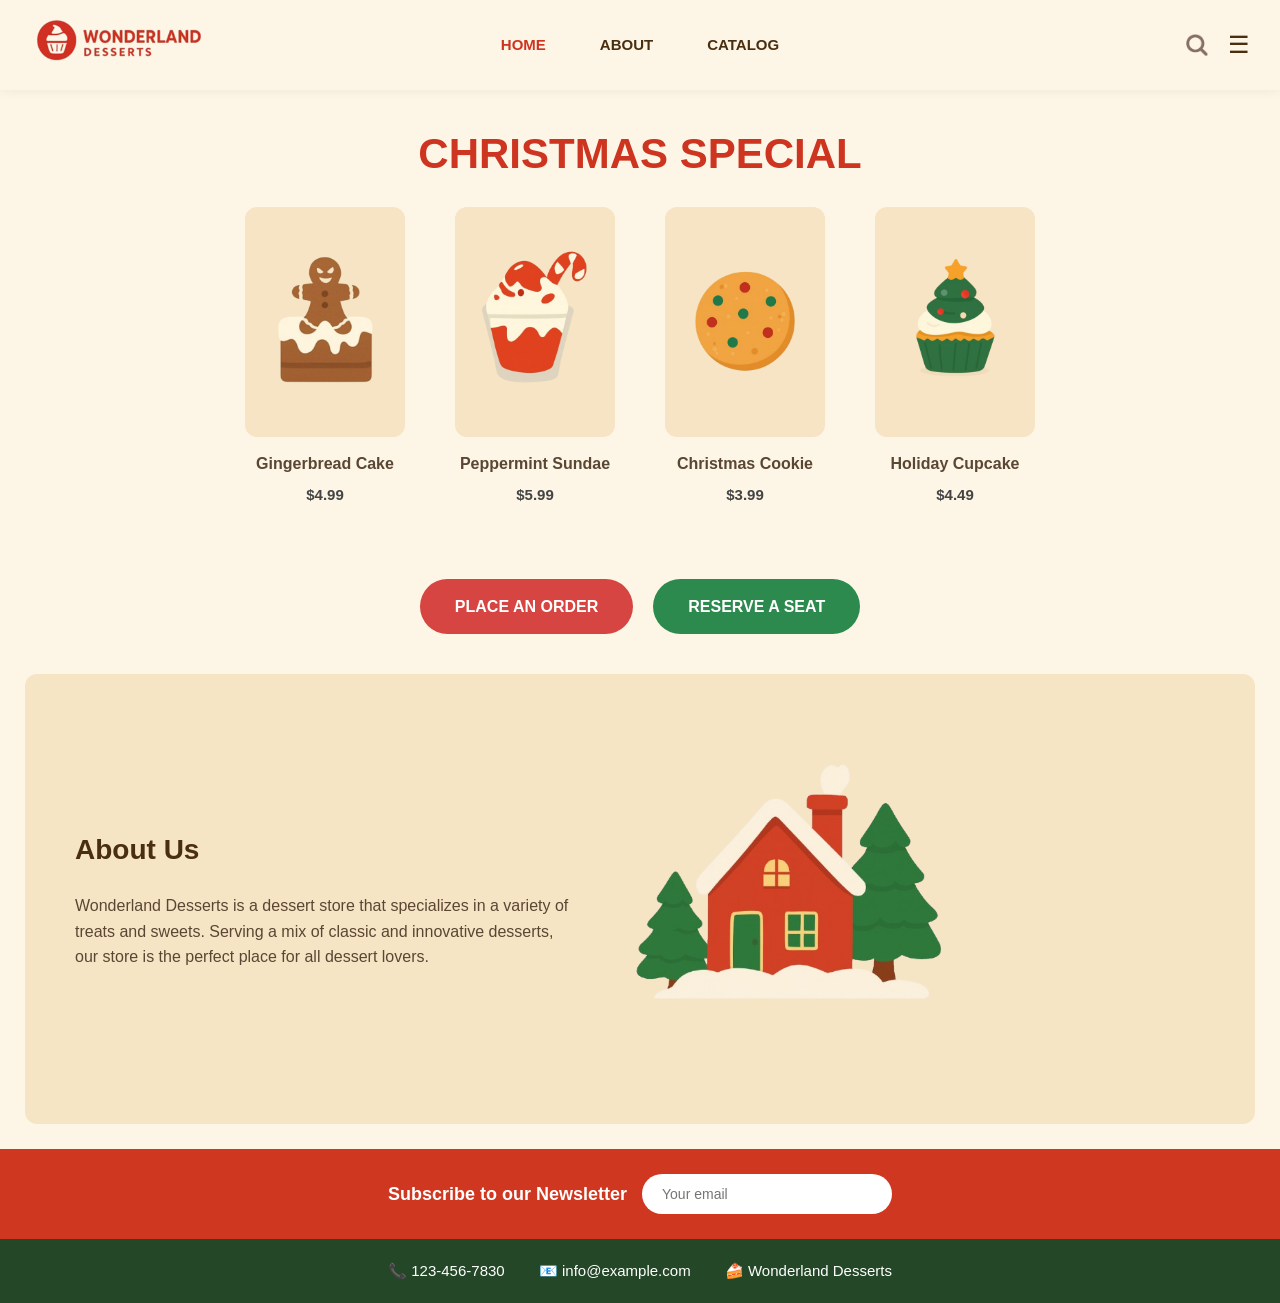
<file: Websites/wonderland dessert/index.html>
<!DOCTYPE html>
<html lang="en">
<head>
    <meta charset="UTF-8">
    <meta name="viewport" content="width=device-width, initial-scale=1.0">
    <title>Wonderland Desserts - Home</title>
    <link rel="stylesheet" href="css/style.css">
</head>
<body>

<!-- HEADER -->
<header>
    <div class="logo">
        <img src="logo-removebg-preview.png" alt="Wonderland Desserts Logo">
    </div>

    <nav id="navMenu">
        <a href="index.html" class="active">HOME</a>
        <a href="about.html">ABOUT</a>
        <a href="catalog.html">CATALOG</a>
    </nav>

    <div class="header-right">
        <img src="searchbarorig-removebg-preview-removebg-preview.png" class="search-icon" alt="Search">
        <div class="menu-icon" onclick="toggleMenu()">☰</div>
    </div>
</header>

<!-- MAIN CONTENT -->
<h1>CHRISTMAS SPECIAL</h1>

<div class="products">
    <div class="item">
        <img src="dee8d3e1-3628-4806-b477-512f7e1029ff-removebg-preview.png" alt="Gingerbread Cake">
        <p>Gingerbread Cake</p>
        <div class="price">$4.99</div>
    </div>
    <div class="item">
        <img src="48bc6b6f-6d44-4666-b599-b914947847d0-removebg-preview.png" alt="Peppermint Sundae">
        <p>Peppermint Sundae</p>
        <div class="price">$5.99</div>
    </div>
    <div class="item">
        <img src="ChatGPT_Image_Nov_23__2025__03_43_08_PM-removebg-preview.png" alt="Christmas Cookie">
        <p>Christmas Cookie</p>
        <div class="price">$3.99</div>
    </div>
    <div class="item">
        <img src="ChatGPT_Image_Nov_23__2025__04_03_02_PM-removebg-preview.png" alt="Holiday Cupcake">
        <p>Holiday Cupcake</p>
        <div class="price">$4.49</div>
    </div>
</div>

<div class="btn-row">
    <a href="catalog.html" class="btn btn-red">PLACE AN ORDER</a>
    <a href="reservation.html" class="btn btn-green">RESERVE A SEAT</a>
</div>

<div class="about">
    <div class="about-text">
        <h2>About Us</h2>
        <p>
            Wonderland Desserts is a dessert store that specializes in a variety of treats and sweets.
            Serving a mix of classic and innovative desserts, our store is the perfect place for all dessert lovers.
        </p>
    </div>
    <img src="13941433-83e8-4099-b08a-e1b4165083f9-removebg-preview.png" alt="Wonderland Desserts">
</div>

<!-- FOOTER -->
<footer>
    <div class="newsletter">
        <h3>Subscribe to our Newsletter</h3>
        <input type="email" placeholder="Your email">
    </div>
</footer>

<div class="contact">
    <span>📞 123-456-7830</span>
    <span>📧 info@example.com</span>
    <span>🍰 Wonderland Desserts</span>
</div>

<script>
function toggleMenu() {
    const menu = document.getElementById("navMenu");
    menu.classList.toggle("active");
}
</script>

</body>
</html>
</file>
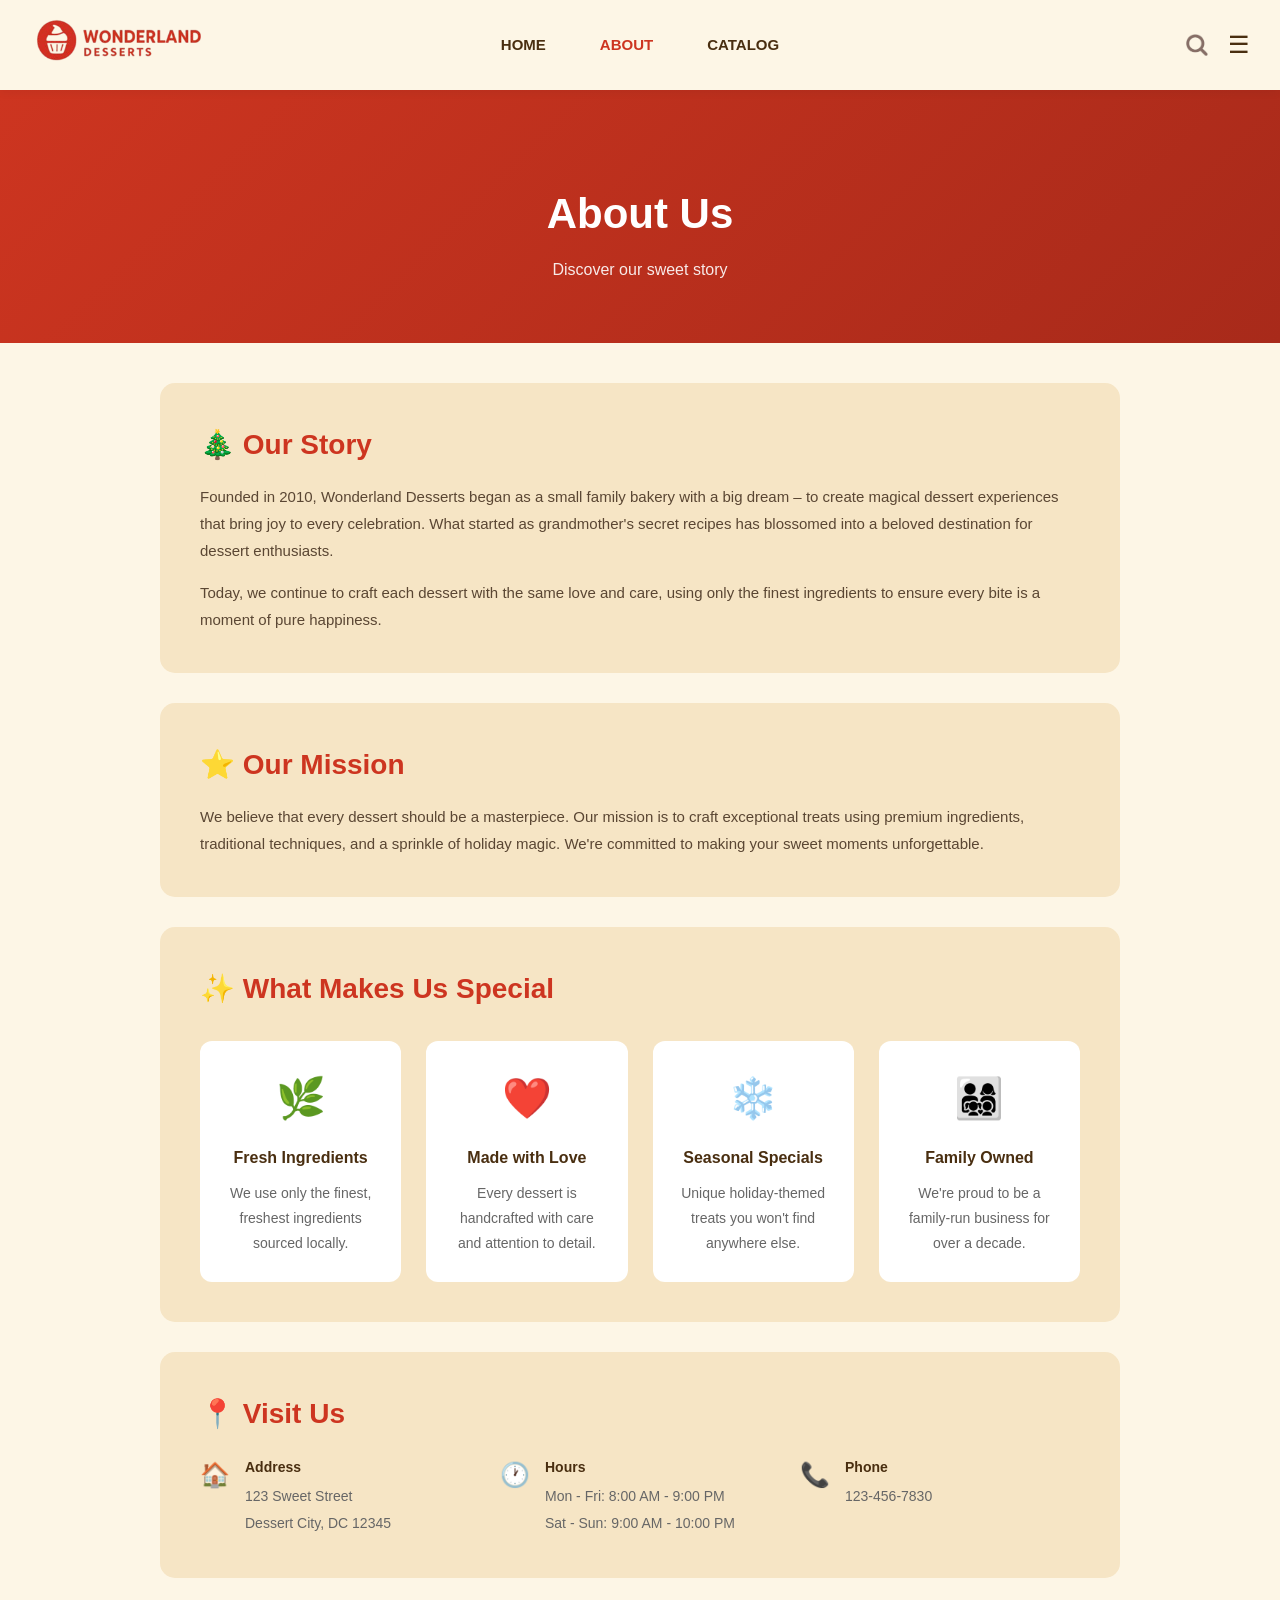
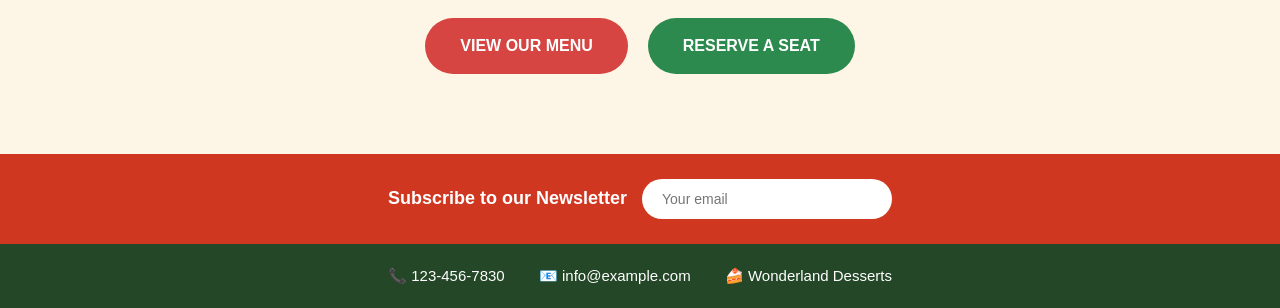
<file: Websites/wonderland dessert/about.html>
<!DOCTYPE html>
<html lang="en">
<head>
    <meta charset="UTF-8">
    <meta name="viewport" content="width=device-width, initial-scale=1.0">
    <title>Wonderland Desserts - About Us</title>
    <link rel="stylesheet" href="css/style.css">
</head>
<body>

<!-- HEADER -->
<header>
    <div class="logo">
        <img src="logo-removebg-preview.png" alt="Wonderland Desserts Logo">
    </div>

    <nav id="navMenu">
        <a href="index.html">HOME</a>
        <a href="about.html" class="active">ABOUT</a>
        <a href="catalog.html">CATALOG</a>
    </nav>

    <div class="header-right">
        <img src="searchbarorig-removebg-preview-removebg-preview.png" class="search-icon" alt="Search">
        <div class="menu-icon" onclick="toggleMenu()">☰</div>
    </div>
</header>

<!-- PAGE HEADER -->
<div class="page-header">
    <h1>About Us</h1>
    <p>Discover our sweet story</p>
</div>

<!-- ABOUT CONTENT -->
<div class="about-page">
    
    <!-- Our Story -->
    <div class="about-card">
        <h2>🎄 Our Story</h2>
        <p>
            Founded in 2010, Wonderland Desserts began as a small family bakery with a big dream – to create magical dessert experiences that bring joy to every celebration. What started as grandmother's secret recipes has blossomed into a beloved destination for dessert enthusiasts.
        </p>
        <p style="margin-top: 15px;">
            Today, we continue to craft each dessert with the same love and care, using only the finest ingredients to ensure every bite is a moment of pure happiness.
        </p>
    </div>

    <!-- Our Mission -->
    <div class="about-card">
        <h2>⭐ Our Mission</h2>
        <p>
            We believe that every dessert should be a masterpiece. Our mission is to craft exceptional treats using premium ingredients, traditional techniques, and a sprinkle of holiday magic. We're committed to making your sweet moments unforgettable.
        </p>
    </div>

    <!-- What Makes Us Special -->
    <div class="about-card">
        <h2>✨ What Makes Us Special</h2>
        <div class="features-grid">
            <div class="feature">
                <div class="feature-icon">🌿</div>
                <h3>Fresh Ingredients</h3>
                <p>We use only the finest, freshest ingredients sourced locally.</p>
            </div>
            <div class="feature">
                <div class="feature-icon">❤️</div>
                <h3>Made with Love</h3>
                <p>Every dessert is handcrafted with care and attention to detail.</p>
            </div>
            <div class="feature">
                <div class="feature-icon">❄️</div>
                <h3>Seasonal Specials</h3>
                <p>Unique holiday-themed treats you won't find anywhere else.</p>
            </div>
            <div class="feature">
                <div class="feature-icon">👨‍👩‍👧‍👦</div>
                <h3>Family Owned</h3>
                <p>We're proud to be a family-run business for over a decade.</p>
            </div>
        </div>
    </div>

    <!-- Visit Us -->
    <div class="about-card">
        <h2>📍 Visit Us</h2>
        <div class="visit-info">
            <div class="info-item">
                <span>🏠</span>
                <div>
                    <h4>Address</h4>
                    <p>123 Sweet Street</p>
                    <p>Dessert City, DC 12345</p>
                </div>
            </div>
            <div class="info-item">
                <span>🕐</span>
                <div>
                    <h4>Hours</h4>
                    <p>Mon - Fri: 8:00 AM - 9:00 PM</p>
                    <p>Sat - Sun: 9:00 AM - 10:00 PM</p>
                </div>
            </div>
            <div class="info-item">
                <span>📞</span>
                <div>
                    <h4>Phone</h4>
                    <p>123-456-7830</p>
                </div>
            </div>
        </div>
    </div>

    <!-- Call to Action -->
    <div class="btn-row">
        <a href="catalog.html" class="btn btn-red">VIEW OUR MENU</a>
        <a href="reservation.html" class="btn btn-green">RESERVE A SEAT</a>
    </div>

</div>

<!-- FOOTER -->
<footer>
    <div class="newsletter">
        <h3>Subscribe to our Newsletter</h3>
        <input type="email" placeholder="Your email">
    </div>
</footer>

<div class="contact">
    <span>📞 123-456-7830</span>
    <span>📧 info@example.com</span>
    <span>🍰 Wonderland Desserts</span>
</div>

<script>
function toggleMenu() {
    const menu = document.getElementById("navMenu");
    menu.classList.toggle("active");
}
</script>

</body>
</html>
</file>
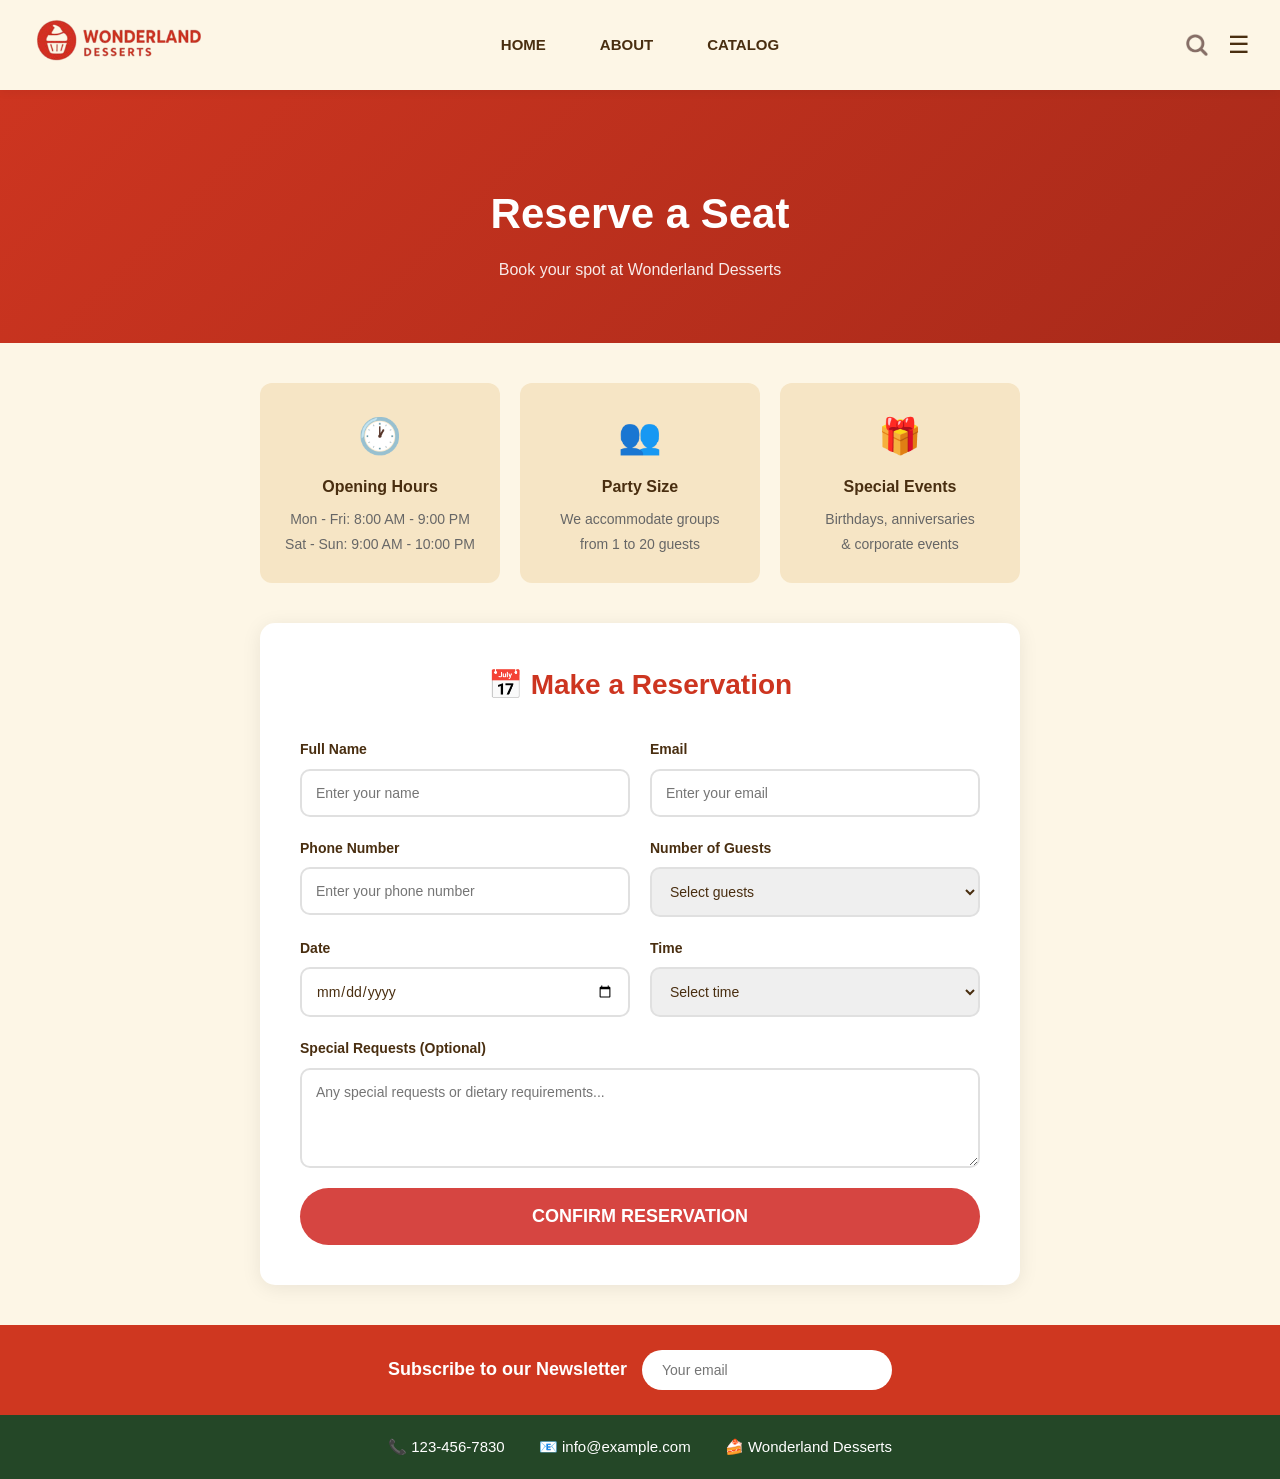
<file: Websites/wonderland dessert/reservation.html>
<!DOCTYPE html>
<html lang="en">
<head>
    <meta charset="UTF-8">
    <meta name="viewport" content="width=device-width, initial-scale=1.0">
    <title>Wonderland Desserts - Reserve a Seat</title>
    <link rel="stylesheet" href="css/style.css">
</head>
<body>

<!-- HEADER -->
<header>
    <div class="logo">
        <img src="logo-removebg-preview.png" alt="Wonderland Desserts Logo">
    </div>

    <nav id="navMenu">
        <a href="index.html">HOME</a>
        <a href="about.html">ABOUT</a>
        <a href="catalog.html">CATALOG</a>
    </nav>

    <div class="header-right">
        <img src="searchbarorig-removebg-preview-removebg-preview.png" class="search-icon" alt="Search">
        <div class="menu-icon" onclick="toggleMenu()">☰</div>
    </div>
</header>

<!-- PAGE HEADER -->
<div class="page-header">
    <h1>Reserve a Seat</h1>
    <p>Book your spot at Wonderland Desserts</p>
</div>

<!-- RESERVATION CONTENT -->
<div class="reservation-page">

    <!-- Info Cards -->
    <div class="reservation-info">
        <div class="info-card">
            <span>🕐</span>
            <h3>Opening Hours</h3>
            <p>Mon - Fri: 8:00 AM - 9:00 PM</p>
            <p>Sat - Sun: 9:00 AM - 10:00 PM</p>
        </div>
        <div class="info-card">
            <span>👥</span>
            <h3>Party Size</h3>
            <p>We accommodate groups</p>
            <p>from 1 to 20 guests</p>
        </div>
        <div class="info-card">
            <span>🎁</span>
            <h3>Special Events</h3>
            <p>Birthdays, anniversaries</p>
            <p>& corporate events</p>
        </div>
    </div>

    <!-- Reservation Form -->
    <div class="reservation-form-container">
        <h2>📅 Make a Reservation</h2>
        
        <form id="reservationForm">
            <div class="form-row">
                <div class="form-group">
                    <label for="name">Full Name</label>
                    <input type="text" id="name" name="name" placeholder="Enter your name" required>
                </div>
                <div class="form-group">
                    <label for="email">Email</label>
                    <input type="email" id="email" name="email" placeholder="Enter your email" required>
                </div>
            </div>

            <div class="form-row">
                <div class="form-group">
                    <label for="phone">Phone Number</label>
                    <input type="tel" id="phone" name="phone" placeholder="Enter your phone number" required>
                </div>
                <div class="form-group">
                    <label for="guests">Number of Guests</label>
                    <select id="guests" name="guests" required>
                        <option value="">Select guests</option>
                        <option value="1">1 Guest</option>
                        <option value="2">2 Guests</option>
                        <option value="3">3 Guests</option>
                        <option value="4">4 Guests</option>
                        <option value="5">5 Guests</option>
                        <option value="6">6 Guests</option>
                        <option value="7">7 Guests</option>
                        <option value="8">8 Guests</option>
                        <option value="9">9 Guests</option>
                        <option value="10">10 Guests</option>
                        <option value="10+">More than 10</option>
                    </select>
                </div>
            </div>

            <div class="form-row">
                <div class="form-group">
                    <label for="date">Date</label>
                    <input type="date" id="date" name="date" required>
                </div>
                <div class="form-group">
                    <label for="time">Time</label>
                    <select id="time" name="time" required>
                        <option value="">Select time</option>
                        <option value="08:00">8:00 AM</option>
                        <option value="09:00">9:00 AM</option>
                        <option value="10:00">10:00 AM</option>
                        <option value="11:00">11:00 AM</option>
                        <option value="12:00">12:00 PM</option>
                        <option value="13:00">1:00 PM</option>
                        <option value="14:00">2:00 PM</option>
                        <option value="15:00">3:00 PM</option>
                        <option value="16:00">4:00 PM</option>
                        <option value="17:00">5:00 PM</option>
                        <option value="18:00">6:00 PM</option>
                        <option value="19:00">7:00 PM</option>
                        <option value="20:00">8:00 PM</option>
                    </select>
                </div>
            </div>

            <div class="form-group full-width">
                <label for="requests">Special Requests (Optional)</label>
                <textarea id="requests" name="requests" placeholder="Any special requests or dietary requirements..."></textarea>
            </div>

            <button type="submit" class="btn btn-red">CONFIRM RESERVATION</button>
        </form>

        <!-- Success Message (Hidden by default) -->
        <div class="success-message" id="successMessage">
            <div class="icon">✅</div>
            <h2>Reservation Confirmed!</h2>
            <p>Thank you for your reservation. We've sent a confirmation to your email.</p>
            <div class="reservation-details" id="reservationDetails"></div>
            <a href="index.html" class="btn btn-green">BACK TO HOME</a>
        </div>
    </div>

</div>

<!-- FOOTER -->
<footer>
    <div class="newsletter">
        <h3>Subscribe to our Newsletter</h3>
        <input type="email" placeholder="Your email">
    </div>
</footer>

<div class="contact">
    <span>📞 123-456-7830</span>
    <span>📧 info@example.com</span>
    <span>🍰 Wonderland Desserts</span>
</div>

<script>
function toggleMenu() {
    const menu = document.getElementById("navMenu");
    menu.classList.toggle("active");
}

// Set minimum date to today
const dateInput = document.getElementById("date");
const today = new Date().toISOString().split("T")[0];
dateInput.setAttribute("min", today);

// Form submission
document.getElementById("reservationForm").addEventListener("submit", function(e) {
    e.preventDefault();
    
    // Get form values
    const name = document.getElementById("name").value;
    const date = document.getElementById("date").value;
    const time = document.getElementById("time");
    const timeText = time.options[time.selectedIndex].text;
    const guests = document.getElementById("guests").value;
    
    // Format date
    const formattedDate = new Date(date).toLocaleDateString("en-US", {
        weekday: "long",
        year: "numeric",
        month: "long",
        day: "numeric"
    });
    
    // Show success message
    document.getElementById("reservationForm").style.display = "none";
    document.getElementById("successMessage").classList.add("show");
    
    // Display reservation details
    document.getElementById("reservationDetails").innerHTML = `
        <strong>📅 ${formattedDate}</strong><br>
        <strong>🕐 ${timeText}</strong><br>
        <strong>👥 ${guests} Guest(s)</strong><br>
        <strong>👤 Reserved for: ${name}</strong>
    `;
});
</script>

</body>
</html>
</file>
<file: Websites/wonderland dessert/css/style.css>
/* ========================================
   WONDERLAND DESSERTS - MAIN STYLESHEET
======================================== */

/* ========== BASE STYLES ========== */
* {
    margin: 0;
    padding: 0;
    box-sizing: border-box;
}

body {
    font-family: Arial, sans-serif;
    background: #fdf6e6;
    color: #5a4633;
    line-height: 1.6;
}

a {
    text-decoration: none;
    color: inherit;
}

/* ========== HEADER / NAVIGATION ========== */
header {
    display: flex;  
    justify-content: space-between;
    align-items: center;
    background: #fdf6e6;
    padding: 15px 30px;
    position: sticky;
    top: 0;
    z-index: 1000;
    box-shadow: 0 2px 10px rgba(0,0,0,0.05);
}

.logo img {
    width: 180px;
}

nav {
    position: absolute;
    left: 50%;
    transform: translateX(-50%);
    display: flex;
    gap: 30px;
}

nav a {
    text-decoration: none;
    color: #492e10;
    font-weight: 600;
    font-size: 15px;
    padding: 8px 12px;
    transition: color 0.3s;
}

nav a:hover,
nav a.active {
    color: #cd3520;
}

.header-right {
    display: flex;
    align-items: center;
    gap: 20px;
}

.search-icon {
    width: 22px;
    height: auto;
    cursor: pointer;
    opacity: 0.7;
    transition: opacity 0.3s;
}

.search-icon:hover {
    opacity: 1;
}

.menu-icon {
    font-size: 24px; 
    cursor: pointer;
    color: #492e10;
    transition: color 0.3s;
}

.menu-icon:hover {
    color: #cd3520;
}

/* ========== PAGE HEADER ========== */
.page-header {
    background: linear-gradient(135deg, #cd3520 0%, #a82a1a 100%);
    color: white;
    text-align: center;
    padding: 60px 20px;
}

.page-header h1 {
    font-size: 42px;
    margin-bottom: 10px;
    color: white;
}

.page-header p {
    font-size: 16px;
    opacity: 0.9;
}

/* ========== MAIN TITLE ========== */
h1 {
    text-align: center;
    color: #cd3520;
    font-size: 42px;
    margin-top: 30px;
    font-style: BOLD;
}

h2 {
    color: #492e10;
    font-size: 28px;
    margin-bottom: 20px;
}

/* ========== BUTTONS ========== */
.btn {
    display: inline-block;
    padding: 15px 35px;
    border-radius: 30px;
    border: none;
    font-size: 16px;
    cursor: pointer;
    font-weight: bold;
    transition: transform 0.3s, box-shadow 0.3s;
    text-align: center;
}

.btn:hover {
    transform: translateY(-3px);
    box-shadow: 0 5px 15px rgba(0,0,0,0.2);
}

.btn-red {
    background: #d64541;
    color: white;
}

.btn-green {
    background: #2d8a4e;
    color: white;
}

.btn-row {
    display: flex;
    justify-content: center;
    gap: 20px;
    margin: 40px 0;
}

/* ========== PRODUCT GRID (Homepage) ========== */
.products {
    display: flex;
    justify-content: center;
    gap: 50px;
    padding: 20px;
    flex-wrap: wrap;
}

.item {
    width: 160px;
    text-align: center;
}

.item img {
    width: 100%;
    border-radius: 12px;
    background: #f7e4c4;
    padding: 10px;
}

.item p {
    margin: 6px 0;
    font-size: 16px;
    font-weight: bold;
}

.price {
    font-size: 15px;
    color: #444;
    margin-bottom: 12px;
    font-weight: bold;
}

/* ========== ABOUT SECTION (Homepage) ========== */
.about {
    background: #f6e5c5;
    margin: 25px;
    padding: 50px;
    border-radius: 12px;
    display: flex;
    align-items: center;
    gap: 30px;
    flex-wrap: wrap;
}

.about img {
    width: 350px;
}

.about-text {
    max-width: 500px;
}

.about-text h1,
.about-text h2 {
    color: #492e10;
    font-style: normal;
    text-align: left;
}

/* ========== ABOUT PAGE ========== */
.about-page {
    padding: 40px 20px;
    max-width: 1000px;
    margin: 0 auto;
}

.about-card {
    background: #f6e5c5;
    border-radius: 15px;
    padding: 40px;
    margin-bottom: 30px;
}

.about-card h2 {
    color: #cd3520;
    margin-bottom: 15px;
}

.about-card p {
    font-size: 15px;
    line-height: 1.8;
}

.features-grid {
    display: grid;
    grid-template-columns: repeat(auto-fit, minmax(200px, 1fr));
    gap: 25px;
    margin-top: 30px;
}

.feature {
    background: white;
    padding: 25px;
    border-radius: 12px;
    text-align: center;
}

.feature-icon {
    font-size: 40px;
    margin-bottom: 15px;
}

.feature h3 {
    color: #492e10;
    font-size: 16px;
    margin-bottom: 10px;
}

.feature p {
    font-size: 14px;
    color: #666;
}

.visit-info {
    display: grid;
    grid-template-columns: repeat(auto-fit, minmax(200px, 1fr));
    gap: 20px;
    margin-top: 20px;
}

.info-item {
    display: flex;
    align-items: flex-start;
    gap: 15px;
}

.info-item span {
    font-size: 24px;
}

.info-item h4 {
    color: #492e10;
    font-size: 14px;
    margin-bottom: 5px;
}

.info-item p {
    font-size: 14px;
    color: #666;
    margin: 2px 0;
}

/* ========== CATALOG PAGE ========== */
.catalog-page {
    padding: 40px 20px;
    max-width: 1200px;
    margin: 0 auto;
}

.category-section {
    margin-bottom: 50px;
}

.category-title {
    color: #cd3520;
    font-size: 24px;
    padding-bottom: 10px;
    border-bottom: 3px solid #cd3520;
    margin-bottom: 25px;
    display: inline-block;
}

.menu-grid {
    display: grid;
    grid-template-columns: repeat(auto-fill, minmax(220px, 1fr));
    gap: 25px;
}

.menu-item {
    background: white;
    border-radius: 15px;
    overflow: hidden;
    box-shadow: 0 3px 15px rgba(0,0,0,0.08);
    transition: transform 0.3s, box-shadow 0.3s;
}

.menu-item:hover {
    transform: translateY(-8px);
    box-shadow: 0 8px 25px rgba(0,0,0,0.15);
}

.menu-item-image {
    height: 150px;
    background: #f7e4c4;
    display: flex;
    align-items: center;
    justify-content: center;
}

.menu-item-image img {
    width: 100px;
    height: 100px;
    object-fit: contain;
    transition: transform 0.3s;
}

.menu-item:hover .menu-item-image img {
    transform: scale(1.1) rotate(5deg);
}

.menu-item-info {
    padding: 20px;
}

.menu-item-info h3 {
    font-size: 16px;
    color: #492e10;
    margin-bottom: 8px;
}

.menu-item-info .price {
    font-size: 20px;
    font-weight: bold;
    color: #2d8a4e;
}

/* ========== RESERVATION PAGE ========== */
.reservation-page {
    padding: 40px 20px;
    max-width: 800px;
    margin: 0 auto;
}

.reservation-info {
    display: grid;
    grid-template-columns: repeat(auto-fit, minmax(200px, 1fr));
    gap: 20px;
    margin-bottom: 40px;
}

.info-card {
    background: #f6e5c5;
    padding: 25px;
    border-radius: 12px;
    text-align: center;
}

.info-card span {
    font-size: 35px;
    display: block;
    margin-bottom: 10px;
}

.info-card h3 {
    color: #492e10;
    font-size: 16px;
    margin-bottom: 8px;
}

.info-card p {
    font-size: 14px;
    color: #666;
    margin: 3px 0;
}

.reservation-form-container {
    background: white;
    padding: 40px;
    border-radius: 15px;
    box-shadow: 0 3px 20px rgba(0,0,0,0.08);
}

.reservation-form-container h2 {
    text-align: center;
    margin-bottom: 30px;
    color: #cd3520;
}

.form-row {
    display: grid;
    grid-template-columns: repeat(2, 1fr);
    gap: 20px;
    margin-bottom: 20px;
}

.form-group {
    display: flex;
    flex-direction: column;
}

.form-group.full-width {
    grid-column: 1 / -1;
}

.form-group label {
    font-size: 14px;
    font-weight: 600;
    color: #492e10;
    margin-bottom: 8px;
}

.form-group input,
.form-group select,
.form-group textarea {
    padding: 14px;
    border: 2px solid #e0e0e0;
    border-radius: 10px;
    font-family: Arial, sans-serif;
    font-size: 14px;
    color: #492e10;
    transition: border-color 0.3s;
}

.form-group input:focus,
.form-group select:focus,
.form-group textarea:focus {
    outline: none;
    border-color: #cd3520;
}

.form-group textarea {
    resize: vertical;
    min-height: 100px;
}

.reservation-form-container .btn {
    width: 100%;
    margin-top: 20px;
    padding: 18px;
    font-size: 18px;
}

/* Success Message */
.success-message {
    display: none;
    text-align: center;
    padding: 40px;
}

.success-message.show {
    display: block;
}

.success-message .icon {
    font-size: 80px;
    color: #2d8a4e;
    margin-bottom: 20px;
}

.success-message h2 {
    color: #2d8a4e;
    margin-bottom: 15px;
}

.success-message p {
    color: #666;
    margin-bottom: 10px;
}

.reservation-details {
    background: #f6e5c5;
    padding: 20px;
    border-radius: 10px;
    margin: 20px 0;
    text-align: left;
    display: inline-block;
}

/* ========== FOOTER ========== */
footer {
    background: #cf3720;
    padding: 25px;
    color: white;
    text-align: center;
}

.newsletter {
    display: flex;
    justify-content: center;
    align-items: center;
    gap: 15px;
    flex-wrap: wrap;
}

.newsletter h3 {
    margin: 0;
    font-size: 18px;
}

.newsletter input {
    padding: 12px 20px;
    width: 250px;
    border-radius: 25px;
    border: none;
    font-size: 14px;
}

.contact {
    background: #244727;
    color: white;
    padding: 20px;
    text-align: center;
    font-size: 15px;
}

.contact span {
    display: inline-block;
    margin: 0 15px;
}

/* ========== RESPONSIVE ========== */
@media (max-width: 768px) {
    nav {
        display: none;
        position: absolute;
        left: auto;
        right: 20px;
        top: 70px;
        transform: none;
        flex-direction: column;
        background: #fdf6e6;
        padding: 15px 20px;
        border-radius: 10px;
        box-shadow: 0 5px 20px rgba(0,0,0,0.15);
        gap: 10px;
    }

    nav.active {
        display: flex;
    }

    nav a {
        padding: 10px 15px;
        border-radius: 8px;
    }

    nav a:hover {
        background: #f6e5c5;
    }

    .logo img {
        width: 140px;
    }

    h1 {
        font-size: 28px;
    }

    .page-header h1 {
        font-size: 32px;
    }

    .products {
        gap: 20px;
    }

    .item {
        width: 140px;
    }

    .btn-row {
        flex-direction: column;
        align-items: center;
    }

    .btn {
        width: 250px;
    }

    .about {
        flex-direction: column;
        text-align: center;
        padding: 30px;
    }

    .about img {
        width: 250px;
    }

    .about-text h1,
    .about-text h2 {
        text-align: center;
    }

    .form-row {
        grid-template-columns: 1fr;
    }

    .menu-grid {
        grid-template-columns: repeat(2, 1fr);
        gap: 15px;
    }

    .menu-item-image {
        height: 120px;
    }

    .menu-item-image img {
        width: 80px;
        height: 80px;
    }

    .menu-item-info {
        padding: 15px;
    }

    .menu-item-info h3 {
        font-size: 14px;
    }

    .menu-item-info .price {
        font-size: 16px;
    }
}

@media (max-width: 480px) {
    header {
        padding: 10px 15px;
    }

    .logo img {
        width: 120px;
    }

    .page-header {
        padding: 40px 15px;
    }

    .page-header h1 {
        font-size: 26px;
    }

    .about-card,
    .reservation-form-container {
        padding: 25px;
    }

    .menu-grid {
        grid-template-columns: 1fr 1fr;
        gap: 10px;
    }
}
</file>
